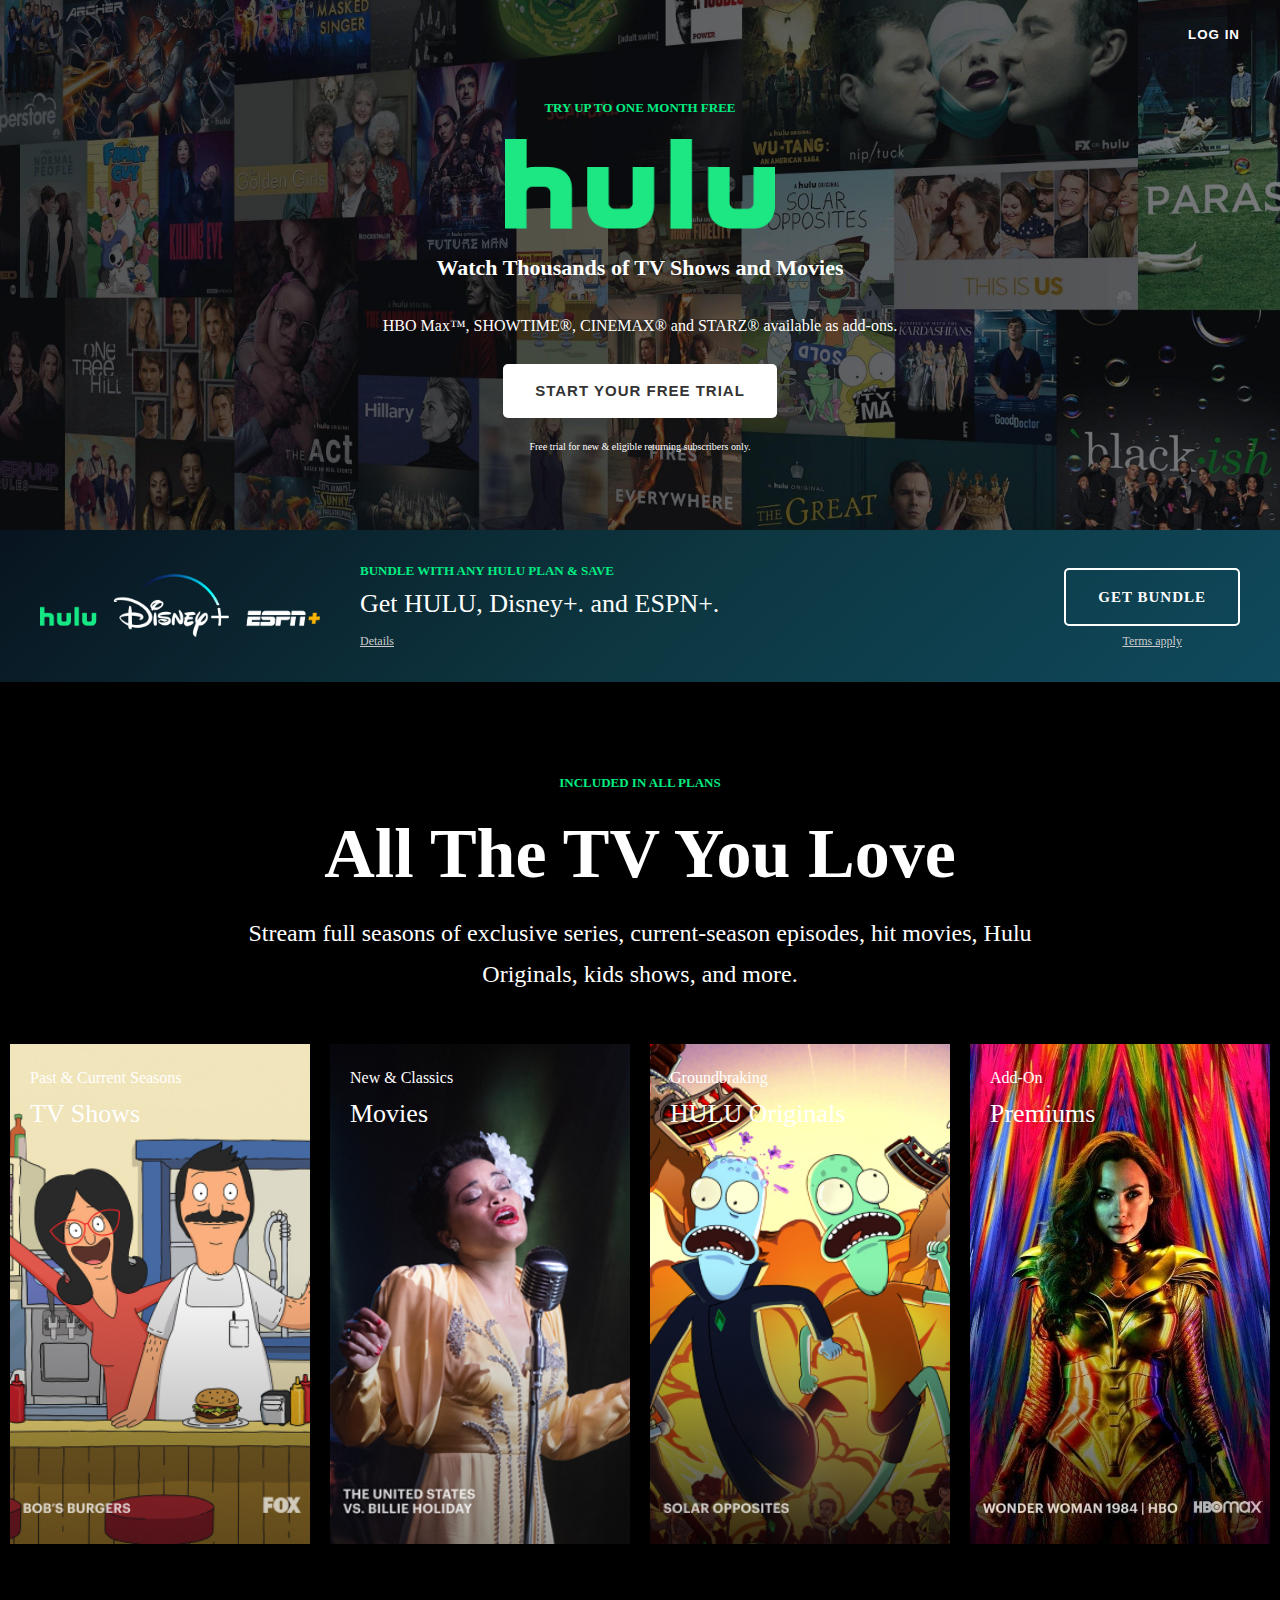
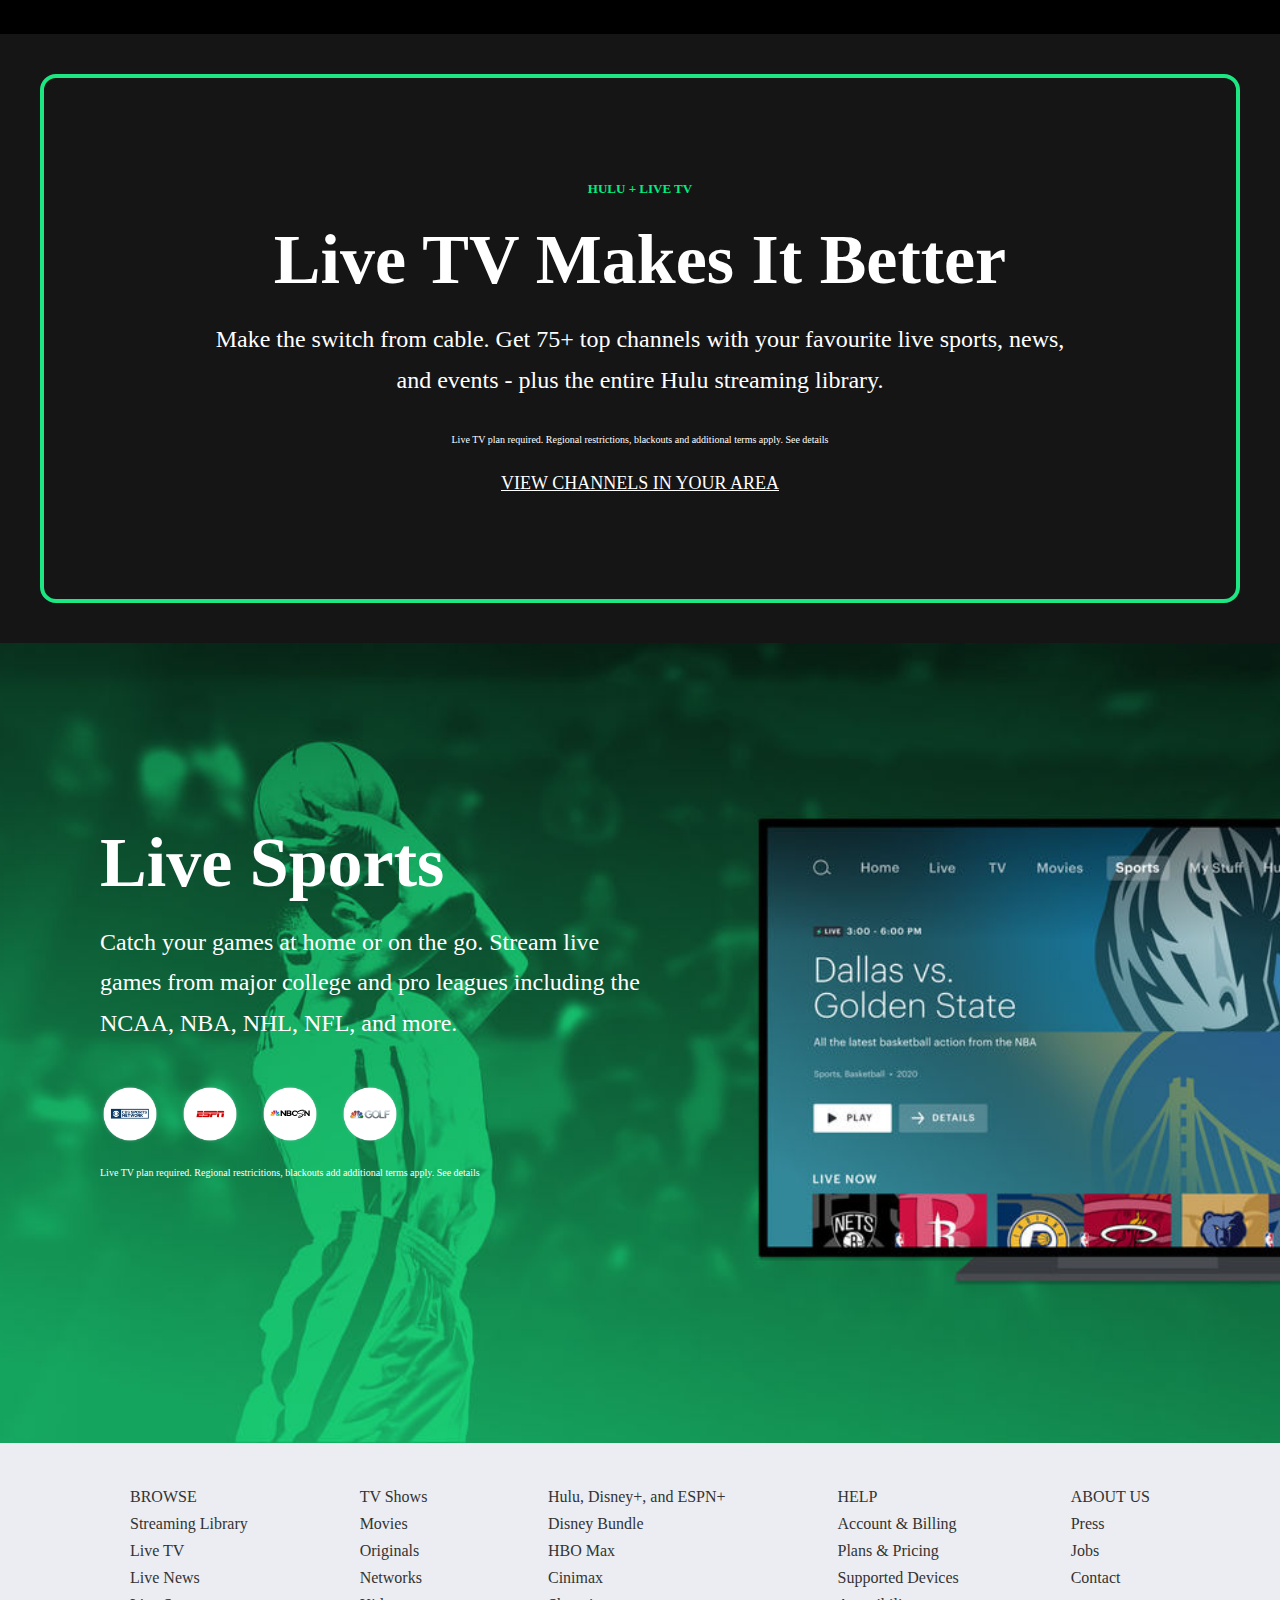
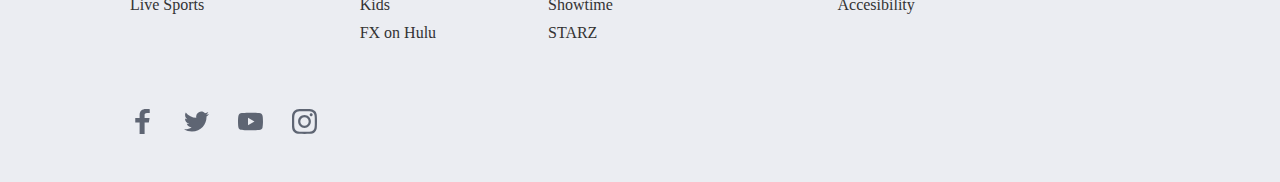
<file: Index.html>
<!DOCTYPE html>
<html lang="en">
<head>
    <meta charset="UTF-8">
    <meta name="viewport" content="width=device-width, initial-scale=1.0">
    <link rel="stylesheet" href="css/style.css">
    <title>Stream TV and Movies Live and Online | Hulu</title>
</head>
<body>
    <header class="header">
        <nav>
            <ul>
                <li>
                    <button class="login-btn">Log In</button>
                </li>
            </ul>
        </nav>

        <div class="header-content">
            <h4>Try Up to One Month Free</h4>
            <img src="images/logo.png" alt="Hulu" class="logo">
            <div class="header-text-1">Watch Thousands of TV Shows and Movies</div>
            <div class="header-text-2">HBO Max™, SHOWTIME®, CINEMAX® and STARZ® available as add-ons.</div>
            <button class="btn btn-cta">Start Your Free Trial</button>
            <div class="legal-text">Free trial for new & eligible returning subscribers only.</div>
        </div>
    </header>

    <section class="sub-header">
        <img src="images/logos.png" alt="Logos">
        <div>
            <h4>Bundle with any Hulu plan & save</h4>
            <h3>Get HULU, Disney+. and ESPN+.</h3>
            <a href="#" class="sub-link">Details</a>
        </div>
        <div>
            <a href="#" class="btn btn-outline">Get Bundle</a>
            <a href="#" class="sub-link">Terms apply</a>
        </div>
    </section>

    <section class="categories">
        <h4>Included in all plans</h4>
        <div class="text-xl">All The TV You Love</div>
        <div class="sub-text">Stream full seasons of exclusive series,
        current-season episodes, hit movies, Hulu Originals, kids shows,
        and more.
        </div>

        <div class="covers">
            <div class="cover-1">
                <div class="cover-grad"></div>
                <div class="cover-text">
                    <div class="sub-title">Past & Current Seasons</div>
                    <h3>TV Shows</h3>
                </div>
            </div>
            <div class="cover-2">
                <div class="cover-grad"></div>
                <div class="cover-text">
                    <div class="sub-title">New & Classics</div>
                    <h3>Movies</h3>
                </div>
            </div>
            <div class="cover-3">
                <div class="cover-grad"></div>
                <div class="cover-text">
                    <div class="sub-title">Groundbraking</div>
                    <h3>HULU Originals</h3>
                </div>
            </div>
            <div class="cover-4">
                <div class="cover-grad"></div>
                <div class="cover-text">
                    <div class="sub-title">Add-On</div>
                    <h3>Premiums</h3>
                </div>
            </div>
        </div>
    </section>

    <section class="live">
        <div class="live-border">
            <h4>Hulu + Live TV</h4>
            <div class="text-xl">Live TV Makes It Better</div>
            <div class="sub-text">Make the switch from cable. Get 75+ top
                channels with your favourite live sports, news, and events - plus
                the entire Hulu streaming library.</div>
                <div class="legal-text">Live TV plan required. Regional
                restrictions, blackouts and additional terms apply. See details</div>
                <a href="#">View Channels in Your Area</a>
        </div>
    </section>

    <section class="live-sports">
        <div class="live-sports-content">
            <div class="text-xl">Live Sports</div>
            <div class="sub-text">Catch your games at home or on the go.
                Stream live games from major college and pro leagues including
                the NCAA, NBA, NHL, NFL, and more.</div>

                <div class="live-sports-logos">
                    <div>
                        <img src="images/live-sports-logo-1.png" alt="logo">
                    </div>
                    <div>
                        <img src="images/live-sports-logo-2.png" alt="logo">
                    </div>
                    <div>
                        <img src="images/live-sports-logo-3.svg" alt="logo">
                    </div>
                    <div>
                        <img src="images/live-sports-logo-4.png" alt="logo">
                    </div>
                </div>
                <div class="legal-text">
                    Live TV plan required. Regional restricitions, blackouts add
                    additional terms apply. See details
                </div>
        </div>
    </section>

    <footer class="footer">
        <div class="footer-container">
            <div class="footer-lists">
                <ul>
                    <li class="list-head">BROWSE</li>
                    <li><a href="#">Streaming Library</a></li>
                    <li><a href="#">Live TV</a></li>
                    <li><a href="#">Live News</a></li>
                    <li><a href="#">Live Sports</a></li>
                  </ul>
                  <ul>
                    <li><a href="#">TV Shows</a></li>
                    <li><a href="#">Movies</a></li>
                    <li><a href="#">Originals</a></li>
                    <li><a href="#">Networks</a></li>
                    <li><a href="#">Kids</a></li>
                    <li><a href="#">FX on Hulu</a></li>
                  </ul>
                  <ul>
                    <li><a href="#">Hulu, Disney+, and ESPN+</a></li>
                    <li><a href="#">Disney Bundle</a></li>
                    <li><a href="#">HBO Max</a></li>
                    <li><a href="#">Cinimax</a></li>
                    <li><a href="#">Showtime</a></li>
                    <li><a href="#">STARZ</a></li>
                  </ul>
                  <ul>
                    <li class="list-head">HELP</li>
                    <li><a href="#">Account & Billing</a></li>
                    <li><a href="#">Plans & Pricing</a></li>
                    <li><a href="#">Supported Devices</a></li>
                    <li><a href="#">Accesibility</a></li>
                  </ul>
                  <ul>
                    <li class="list-head">ABOUT US</li>
                    <li><a href="#">Press</a></li>
                    <li><a href="#">Jobs</a></li>
                    <li><a href="#">Contact</a></li>
                  </ul>
            </div>
            <div class="divider"></div>

            <div class="social-icons">
                <a href="#"><img src="images/facebook.svg" alt=""/></a>
                <a href="#"><img src="images/twitter.svg" alt=""/></a>
                <a href="#"><img src="images/youtube.svg" alt=""/></a>
                <a href="#"><img src="images/instagram.svg" alt=""/></a>
            </div>
        </div>
    </footer>

    <div class="modal">
        <div class="modal-box">
            <div class="modal-body">
                <h3>Log In</h3>
                <form>
                    <div class="form-control">
                        <label for="email">Email</label>
                        <input type="email" name="" id="email">
                    </div>
                    <div class="form-control">
                        <label for="password">Password</label>
                        <input type="password" name="" id="password">
                    </div>
                    <p><a href="#">Forgot your email or password</a></p>
                    <button class="btn btn-dark">Log In</button>
                </form>                
            </div>
            <div class="modal-footer">
                    <p>Don't have an account?<a href="#">Start your free trial</a></p>
            </div>

            <img class="close" src="images/close.svg" alt="close">
        </div>
    </div>

    <script src="js/main.js"></script>
</body>
</html>
</file>
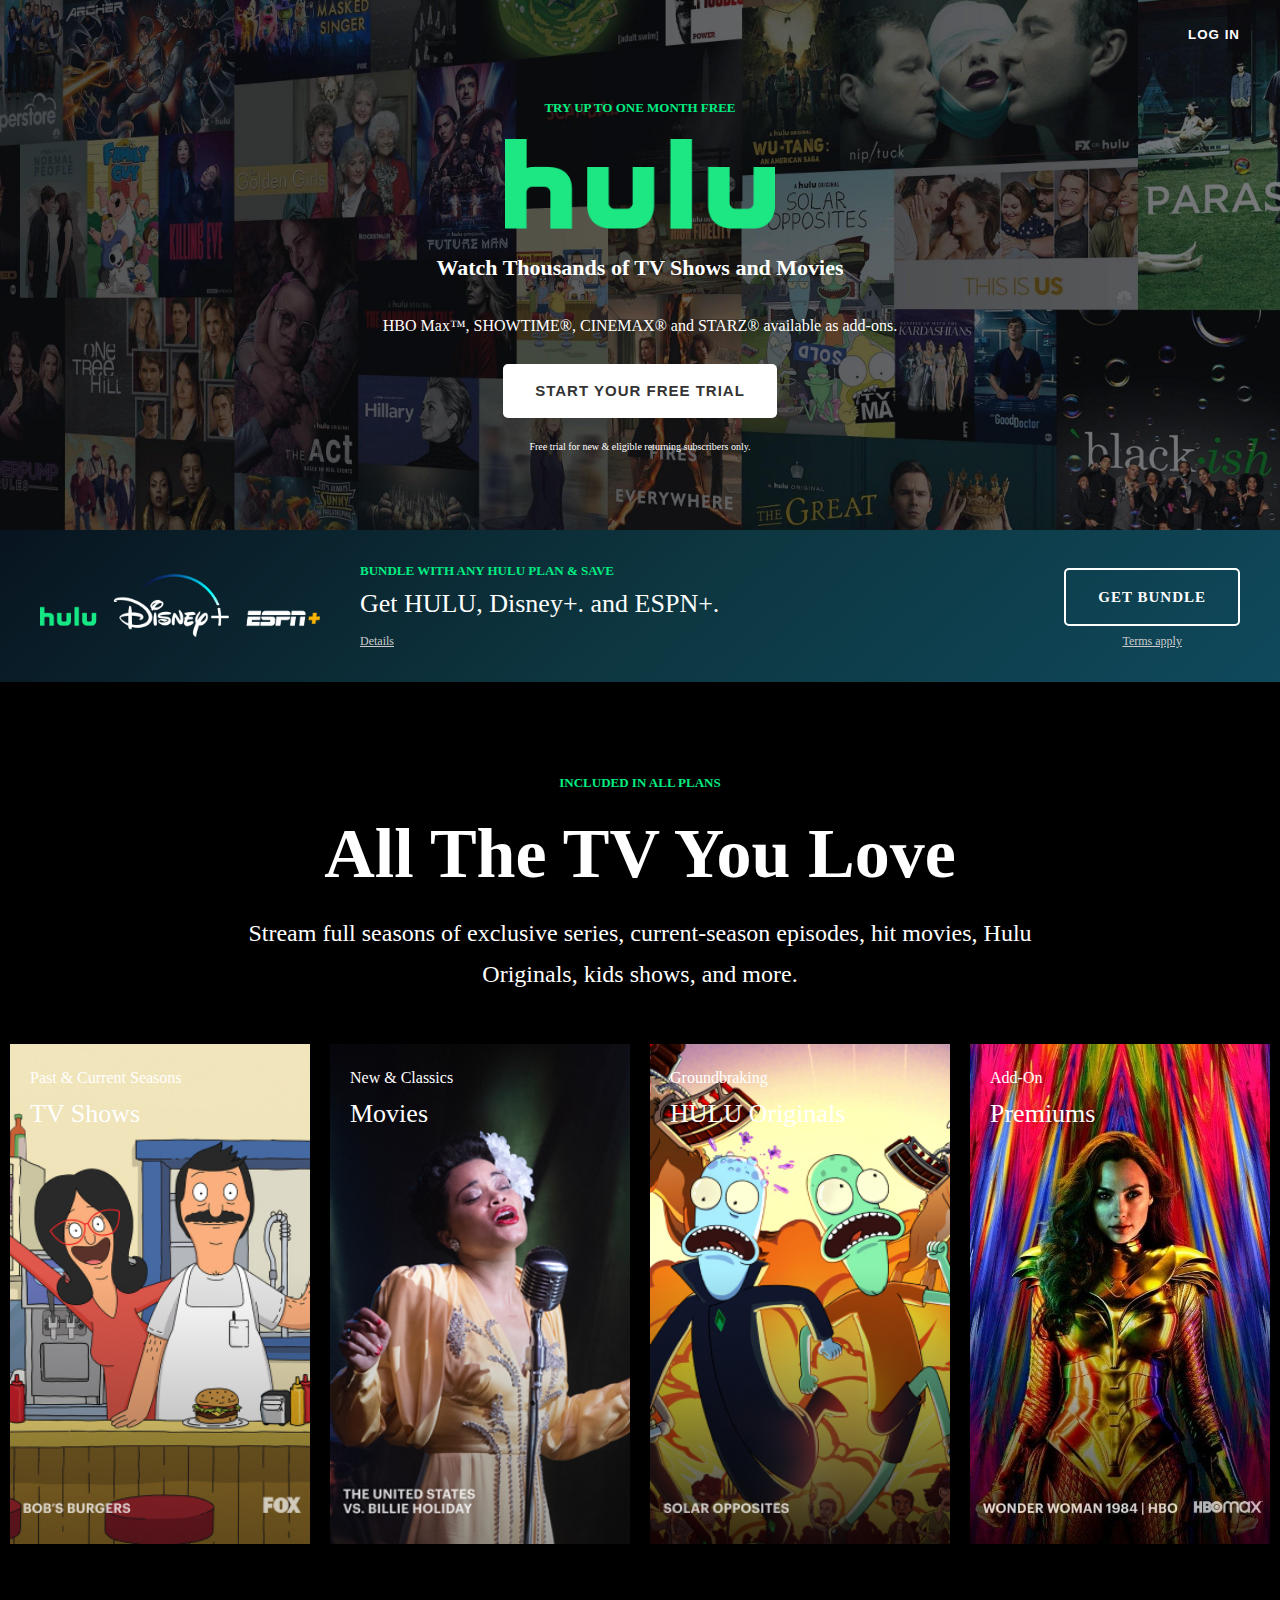
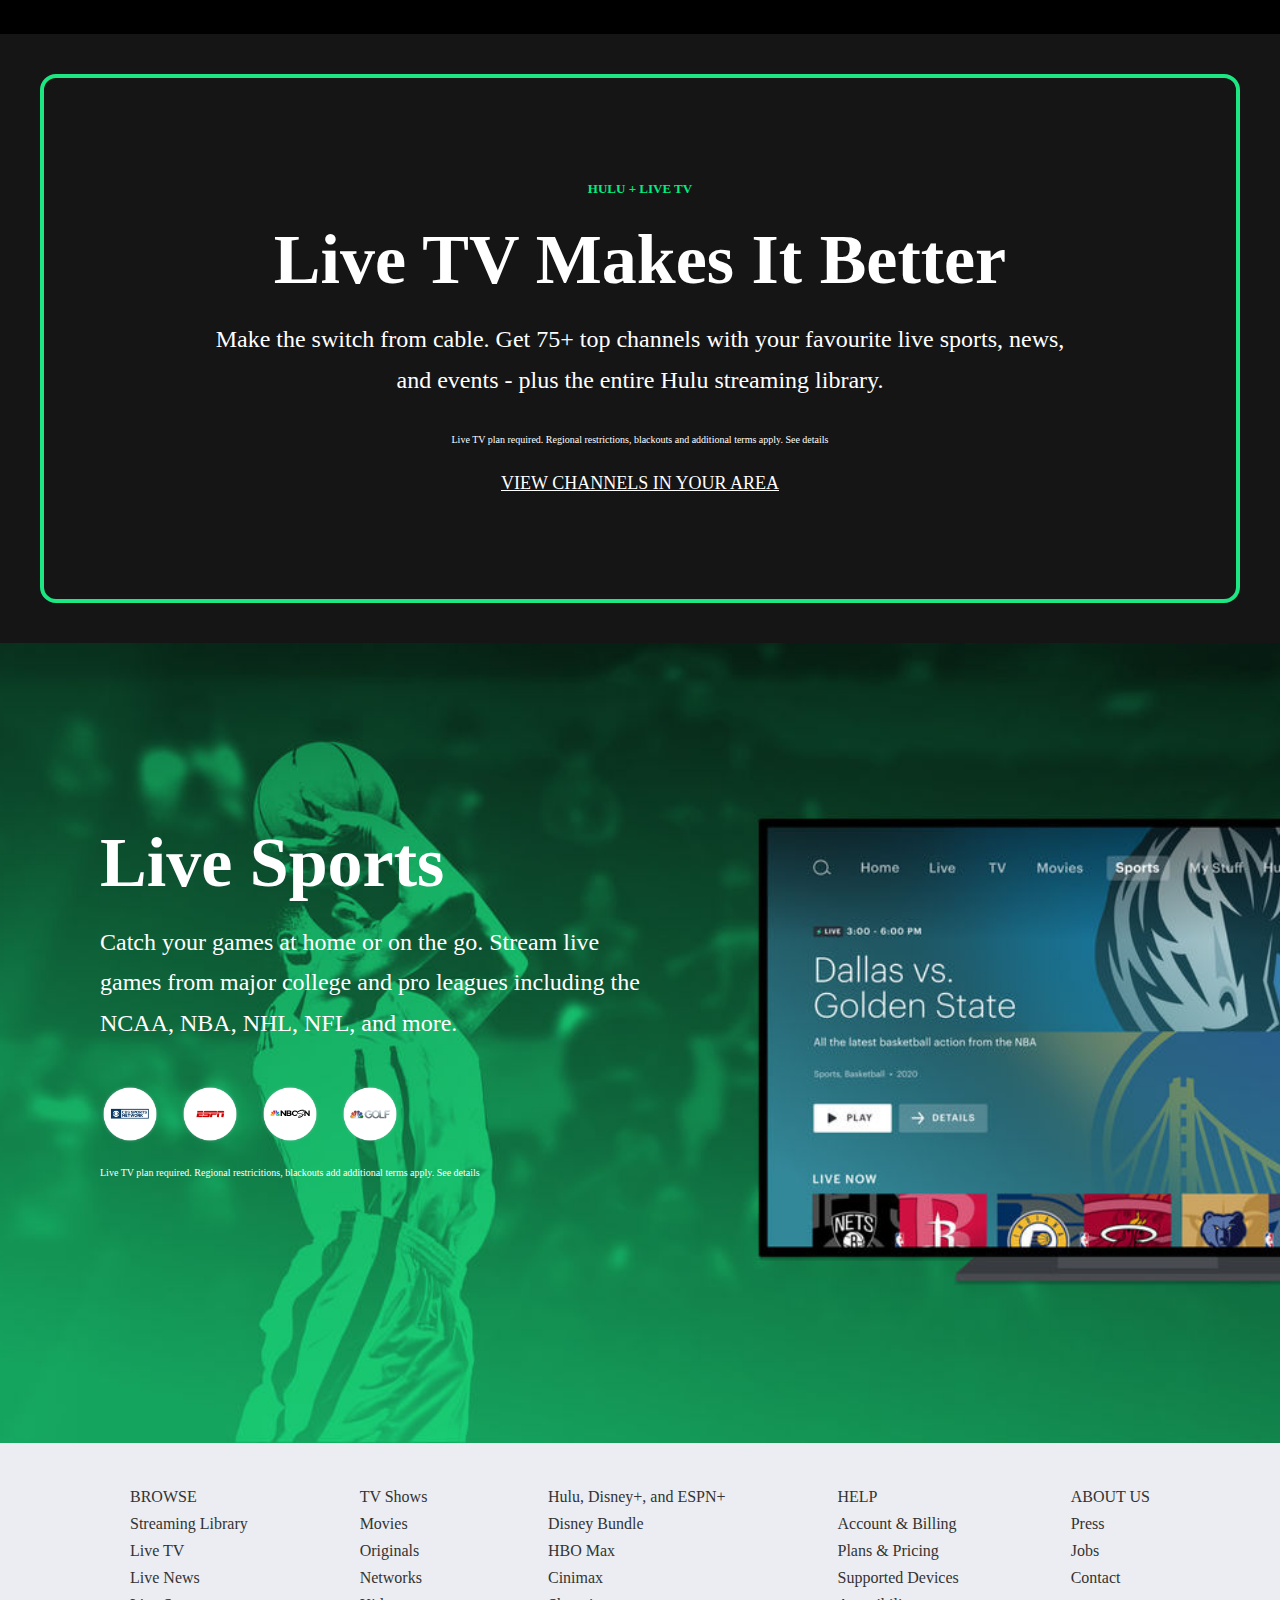
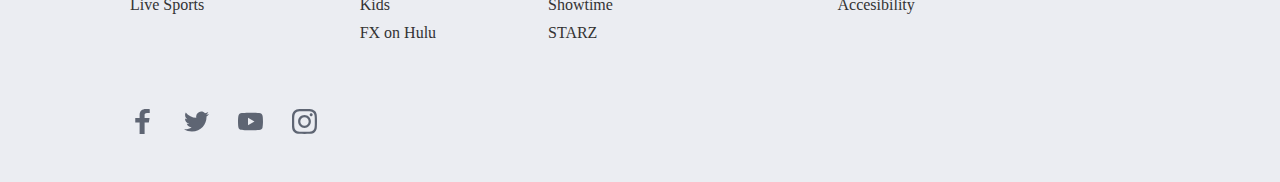
<file: hulu-webpage-clone.html>
<!DOCTYPE html>
<html lang="en">
<head>
    <meta charset="UTF-8">
    <meta name="viewport" content="width=device-width, initial-scale=1.0">
    <link rel="stylesheet" href="css/style.css">
    <title>Stream TV and Movies Live and Online | Hulu</title>
</head>
<body>
    <header class="header">
        <nav>
            <ul>
                <li>
                    <button class="login-btn">Log In</button>
                </li>
            </ul>
        </nav>

        <div class="header-content">
            <h4>Try Up to One Month Free</h4>
            <img src="images/logo.png" alt="Hulu" class="logo">
            <div class="header-text-1">Watch Thousands of TV Shows and Movies</div>
            <div class="header-text-2">HBO Max™, SHOWTIME®, CINEMAX® and STARZ® available as add-ons.</div>
            <button class="btn btn-cta">Start Your Free Trial</button>
            <div class="legal-text">Free trial for new & eligible returning subscribers only.</div>
        </div>
    </header>

    <section class="sub-header">
        <img src="images/logos.png" alt="Logos">
        <div>
            <h4>Bundle with any Hulu plan & save</h4>
            <h3>Get HULU, Disney+. and ESPN+.</h3>
            <a href="#" class="sub-link">Details</a>
        </div>
        <div>
            <a href="#" class="btn btn-outline">Get Bundle</a>
            <a href="#" class="sub-link">Terms apply</a>
        </div>
    </section>

    <section class="categories">
        <h4>Included in all plans</h4>
        <div class="text-xl">All The TV You Love</div>
        <div class="sub-text">Stream full seasons of exclusive series,
        current-season episodes, hit movies, Hulu Originals, kids shows,
        and more.
        </div>

        <div class="covers">
            <div class="cover-1">
                <div class="cover-grad"></div>
                <div class="cover-text">
                    <div class="sub-title">Past & Current Seasons</div>
                    <h3>TV Shows</h3>
                </div>
            </div>
            <div class="cover-2">
                <div class="cover-grad"></div>
                <div class="cover-text">
                    <div class="sub-title">New & Classics</div>
                    <h3>Movies</h3>
                </div>
            </div>
            <div class="cover-3">
                <div class="cover-grad"></div>
                <div class="cover-text">
                    <div class="sub-title">Groundbraking</div>
                    <h3>HULU Originals</h3>
                </div>
            </div>
            <div class="cover-4">
                <div class="cover-grad"></div>
                <div class="cover-text">
                    <div class="sub-title">Add-On</div>
                    <h3>Premiums</h3>
                </div>
            </div>
        </div>
    </section>

    <section class="live">
        <div class="live-border">
            <h4>Hulu + Live TV</h4>
            <div class="text-xl">Live TV Makes It Better</div>
            <div class="sub-text">Make the switch from cable. Get 75+ top
                channels with your favourite live sports, news, and events - plus
                the entire Hulu streaming library.</div>
                <div class="legal-text">Live TV plan required. Regional
                restrictions, blackouts and additional terms apply. See details</div>
                <a href="#">View Channels in Your Area</a>
        </div>
    </section>

    <section class="live-sports">
        <div class="live-sports-content">
            <div class="text-xl">Live Sports</div>
            <div class="sub-text">Catch your games at home or on the go.
                Stream live games from major college and pro leagues including
                the NCAA, NBA, NHL, NFL, and more.</div>

                <div class="live-sports-logos">
                    <div>
                        <img src="images/live-sports-logo-1.png" alt="logo">
                    </div>
                    <div>
                        <img src="images/live-sports-logo-2.png" alt="logo">
                    </div>
                    <div>
                        <img src="images/live-sports-logo-3.svg" alt="logo">
                    </div>
                    <div>
                        <img src="images/live-sports-logo-4.png" alt="logo">
                    </div>
                </div>
                <div class="legal-text">
                    Live TV plan required. Regional restricitions, blackouts add
                    additional terms apply. See details
                </div>
        </div>
    </section>

    <footer class="footer">
        <div class="footer-container">
            <div class="footer-lists">
                <ul>
                    <li class="list-head">BROWSE</li>
                    <li><a href="#">Streaming Library</a></li>
                    <li><a href="#">Live TV</a></li>
                    <li><a href="#">Live News</a></li>
                    <li><a href="#">Live Sports</a></li>
                  </ul>
                  <ul>
                    <li><a href="#">TV Shows</a></li>
                    <li><a href="#">Movies</a></li>
                    <li><a href="#">Originals</a></li>
                    <li><a href="#">Networks</a></li>
                    <li><a href="#">Kids</a></li>
                    <li><a href="#">FX on Hulu</a></li>
                  </ul>
                  <ul>
                    <li><a href="#">Hulu, Disney+, and ESPN+</a></li>
                    <li><a href="#">Disney Bundle</a></li>
                    <li><a href="#">HBO Max</a></li>
                    <li><a href="#">Cinimax</a></li>
                    <li><a href="#">Showtime</a></li>
                    <li><a href="#">STARZ</a></li>
                  </ul>
                  <ul>
                    <li class="list-head">HELP</li>
                    <li><a href="#">Account & Billing</a></li>
                    <li><a href="#">Plans & Pricing</a></li>
                    <li><a href="#">Supported Devices</a></li>
                    <li><a href="#">Accesibility</a></li>
                  </ul>
                  <ul>
                    <li class="list-head">ABOUT US</li>
                    <li><a href="#">Press</a></li>
                    <li><a href="#">Jobs</a></li>
                    <li><a href="#">Contact</a></li>
                  </ul>
            </div>
            <div class="divider"></div>

            <div class="social-icons">
                <a href="#"><img src="images/facebook.svg" alt=""/></a>
                <a href="#"><img src="images/twitter.svg" alt=""/></a>
                <a href="#"><img src="images/youtube.svg" alt=""/></a>
                <a href="#"><img src="images/instagram.svg" alt=""/></a>
            </div>
        </div>
    </footer>

    <div class="modal">
        <div class="modal-box">
            <div class="modal-body">
                <h3>Log In</h3>
                <form>
                    <div class="form-control">
                        <label for="email">Email</label>
                        <input type="email" name="" id="email">
                    </div>
                    <div class="form-control">
                        <label for="password">Password</label>
                        <input type="password" name="" id="password">
                    </div>
                    <p><a href="#">Forgot your email or password</a></p>
                    <button class="btn btn-dark">Log In</button>
                </form>                
            </div>
            <div class="modal-footer">
                    <p>Don't have an account?<a href="#">Start your free trial</a></p>
            </div>

            <img class="close" src="images/close.svg" alt="close">
        </div>
    </div>

    <script src="js/main.js"></script>
</body>
</html>
</file>
<file: css/style.css>
@import url('https://fonts.googleapis.com/css2?family=Merriweather&family=Montserrat&family=Rubik:wght@300;400;600;700&family=Sacramento&display=swap');


*{
    box-sizing: border-box;
    margin: 0;
    padding: 0;
}

html, body{
    font-family: 'Rubik' sans-serif;
    background: #000;
    color: #fff;
    line-height: 1.7;
    overflow-x: hidden;
}

a{
    color: #fff;
    text-decoration: none;
}

a:hover{
    color: #ccc;
}

ul{
    list-style-type: none;
}

img{
    width: 100%;
}

h3{
    font-size: 26px;
    font-weight: 300;
}

h4{
    color: #00Ed82;
    font-size: 13px;
    text-transform: uppercase;
}

.btn{
    display: inline-block;
    background: #fff;
    color: #333;
    min-width: 135px;
    padding: 20px 32px;
    font-size: 15px;
    font-weight: 600;
    line-height: 14px;
    border: none;
    border-radius: 5px;
    letter-spacing: 1px;
    cursor: pointer;
    text-transform: uppercase;
}

.btn-cta:hover{
    opacity: 0.8;
}

.btn-outline{
    background: none;
    color: #fff;
    border: 2px solid #fff;
}

.btn-outline:hover{
    color: #fff;
    border-color: #ccc;
}

.btn-dark{
    background: #000;
    color: #fff;
}


.legal-text{
    font-size: 10px;
    color: ccc;
    margin-top: 20px;
}

.sub-link{
    display: block;
    color: #ccc;
    font-size: 12px;
    margin-top: 5px;
    text-decoration: underline;
}

.text-xl{
    font-size: 70px;
    font-weight: bold;
}

.sub-text{
    max-width: 850px;
    margin-bottom: 10px;
    font-size: 24px;
}

/* Header */
.header{
    height: 530px;
    background: url(../images/header.jpg)
    no-repeat center center / cover;
}

.header nav{
    display: flex;
    justify-content: flex-end;
    padding: 20px 40px;
    z-index: 2;
    position: relative;
}

.header nav .login-btn{
    cursor: pointer;
    background: none;
    border: none;
    color:#fff;
    font-weight: bold;
    text-transform: uppercase;
    letter-spacing: 1px;
}

.header .logo{
    width: 270px;
    margin: 20px 0;
}

.header .header-content{
    display: flex;
    flex-direction: column;
    justify-content: flex-start;
    align-items: center;
    margin-top: 30px;
}

.header .header-text-1{
    font-size: 22px;
    font-weight: bold;
}

.header .header-text-2{
    font-weight: 18px;
    margin: 25px 0;
}

.header::after{
    content: '';
    position: absolute;
    top: 0;
    left: 0;
    width: 100%; height: 180px;
    z-index: 1;
    background: linear-gradient(
        180deg,
        rgba(0, 0, 0, 0.76) 15.54%
        rgba(0, 0, 0, 0.192) 60.23%
        rgba(0, 0, 0, 8e-5) 100%
    );
}

/* Sub Header */

.sub-header{
    display: grid;
    grid-template-columns: 2fr 4fr 2fr;
    gap: 40px;
    align-items: center;
    padding: 30px 40px;
    background: linear-gradient(
        318.68deg,
        #0f495c 0%,
        #0d3640 49.72%,
        #08141f 100%
    );
}

.sub-header > div:last-of-type{
    justify-self: end;
    align-self: end;
}

.sub-header > div:last-of-type .sub-link {
    text-align: center;
}

/* Categories */

.categories{
    display: flex;
    flex-direction: column;
    align-items: center;
    justify-content: center;
    text-align: center;
    padding: 90px 40px;
}
.categories .covers{
    display: grid;
    grid-template-columns: repeat(4, 1fr);
    gap: 20px;
    margin-top: 40px;
}

.categories .covers > div{
    height: 500px;
    width: 300px;
    position: relative;
}

.categories .cover-grad{
    position: absolute;
    top: 0;
    left: 0;
    width: 100%;
    height: 100%;
    background: linear-gradient(
        156.82deg,
        rgba(0, 0, 0, 0.6) 4.58%,
        rgba(0, 0, 0, 0) 69.61%
    ),
    linear-gradient(24.5deg, rgba(0, 0, 0, 0.2) 4.71%, rgba(0, 0, 0, 0) 71.49);
}

.categories .cover-text{
    position: absolute;
    top: 20px;
    left: 20px;
    text-align: left;
}

.categories .cover-1{
    background: url('../images/cover-1.jpg') no-repeat center center / cover;
}

.categories .cover-2{
    background: url('../images/cover-2.jpg') no-repeat center center / cover;
}

.categories .cover-3{
    background: url('../images/cover-3.jpg') no-repeat center center / cover;
}

.categories .cover-4{
    background: url('../images/cover-4.jpg') no-repeat center center / cover;
}

/* Live */


.live{
    background: #151516;
    padding: 40px;
}

.live-border{
    border: 4px solid #1ce783;
    border-radius: 16px;
    padding: 100px;
    display: flex;
    flex-direction: column;
    align-items: center;
    justify-content: center;
    text-align: center;
}

.live a{
    text-transform: uppercase;
    font-size: 18px;
    margin-top: 20px;
    text-decoration: underline;
}

/* Live Sports */

.live-sports{
    background: url(../images/live-sports.jpg) no-repeat center center / cover;
    height: 800px;
    position: relative;
}

.live-sports-content{
    position: absolute;
    top: 160px;
    left: 100px;
    max-width: 550px;
}

.live-sports-logos{
    width: 300px;
    margin-top: 40px;
    display: flex;
    align-items: center;
    justify-content: space-between;
}

.live-sports-logos > div {
    background: url(../images/network-logo-bg.png) no-repeat center center / cover;
    height: 60px;
    width: 60px;
    display: flex;
    justify-content: center;
    align-items: center;
}

.live-sports-logos img{
    width: 40px;
}

/* Footer */

.footer{
    background: #ebedf2;
    color: #333;
}

.footer a{
    color: #333;
}

.footer-container{
    max-width: 1100px;
    margin: auto;
    padding: 40px;
}

.footer-lists{
    display: flex;
    justify-content: space-between;
}

.footer-lists .lists-head{
    text-transform: uppercase;
    font-weight: bold;
    margin-bottom: 5px;
}

.divider{
    width: 100%;
    height: 3px;
    border-top: 1px;
    color: #ccc solid;
    margin: 30px 0;
}

.social-icons img{
    width: 25px;
    height: 25px;
    margin-right: 25px;
}

/* Modal */

.modal{
    display: none;
    position:fixed;
    top:0;
    left: 0;
    z-index: 1;
    height: 100%;
    width: 100%;
    background: rgba(0, 0, 0, 0.5);
}

.modal-box{
    margin: 10% auto;
    width: 400px;
    background: #fff;
    color: #333;
    position: relative;
    animation: modalopen 1s;
}

@keyframes modalopen {
    from {
        opacity: 0;
    }

    to{
        opacity: 1;
    }
}

.modal-body{
    padding: 50px;
}

.modal-body h3{
    font-weight: bold;
}

.modal-body .btn{
    width: 100%;
    margin-top: 30px;
}

.modal .close {
    cursor: pointer;
    height: 23px;
    width: 23px;
    position: absolute;
    top:20px;
    right: 20px;
}

.modal .modal-footer{
    background: #f7f7f9;
    color: #333;
    padding: 20px 0;
    border-top: #eee 1px solid;
    text-align: center;
}

.modal .modal-footer a{
    color: steelblue;
}

/* Form */

.form-control{
    margin: 20px 0;
}

.form-control label{
    display: block;
    text-transform: uppercase;
}

.form-control input{
    width: 100%;
    border: 2px #ccc solid;
    border-radius: 5px;
    height: 50px;
    padding: 5px;
}

/* Media Queries */

@media(max-width:1100px)  {
    .categories .covers{
        grid-template-columns: 1fr 1fr;
    }
}

@media(max-width: 768px){
    .header .logo{
        width: 200px;
    }

    .header .header-content{
        text-align: center;
        padding: 0 20px;

    }

    .header .header-text-1{
        margin-bottom: 40px;
    }

    .header .header-text-2{
        display: none;
    }

    .sub-header{
        grid-template-columns: 1fr;
        text-align: center;
        gap: 20px;
    }

    .sub-header img{
        width: 250px;
        margin: auto;
    }

    .sub-header > div:last-of-type{
        justify-self: center;
        align-self: center;
    }

    .text-xl {
        line-height: 1.3;
        font-size: 40px;
    }

    .sub-text{
        font-size: 20px;
    }

    .categories .covers{
        grid-template-columns: 1fr 1fr;
    }

    .live-border{
        padding: 30px 10px;
    }

    .live-sports{
        background: url(../images/live-sports-small.jpg) no-repeat center center / cover;
    }

    .live-sports-content{
        top: 30px;
        left: 30px;
        margin-top: 60px;
    }

    .footer-lists{
        flex-direction: column;
    }

    .modal .modal-box{
        width: 350px;
    }
}
</file>
